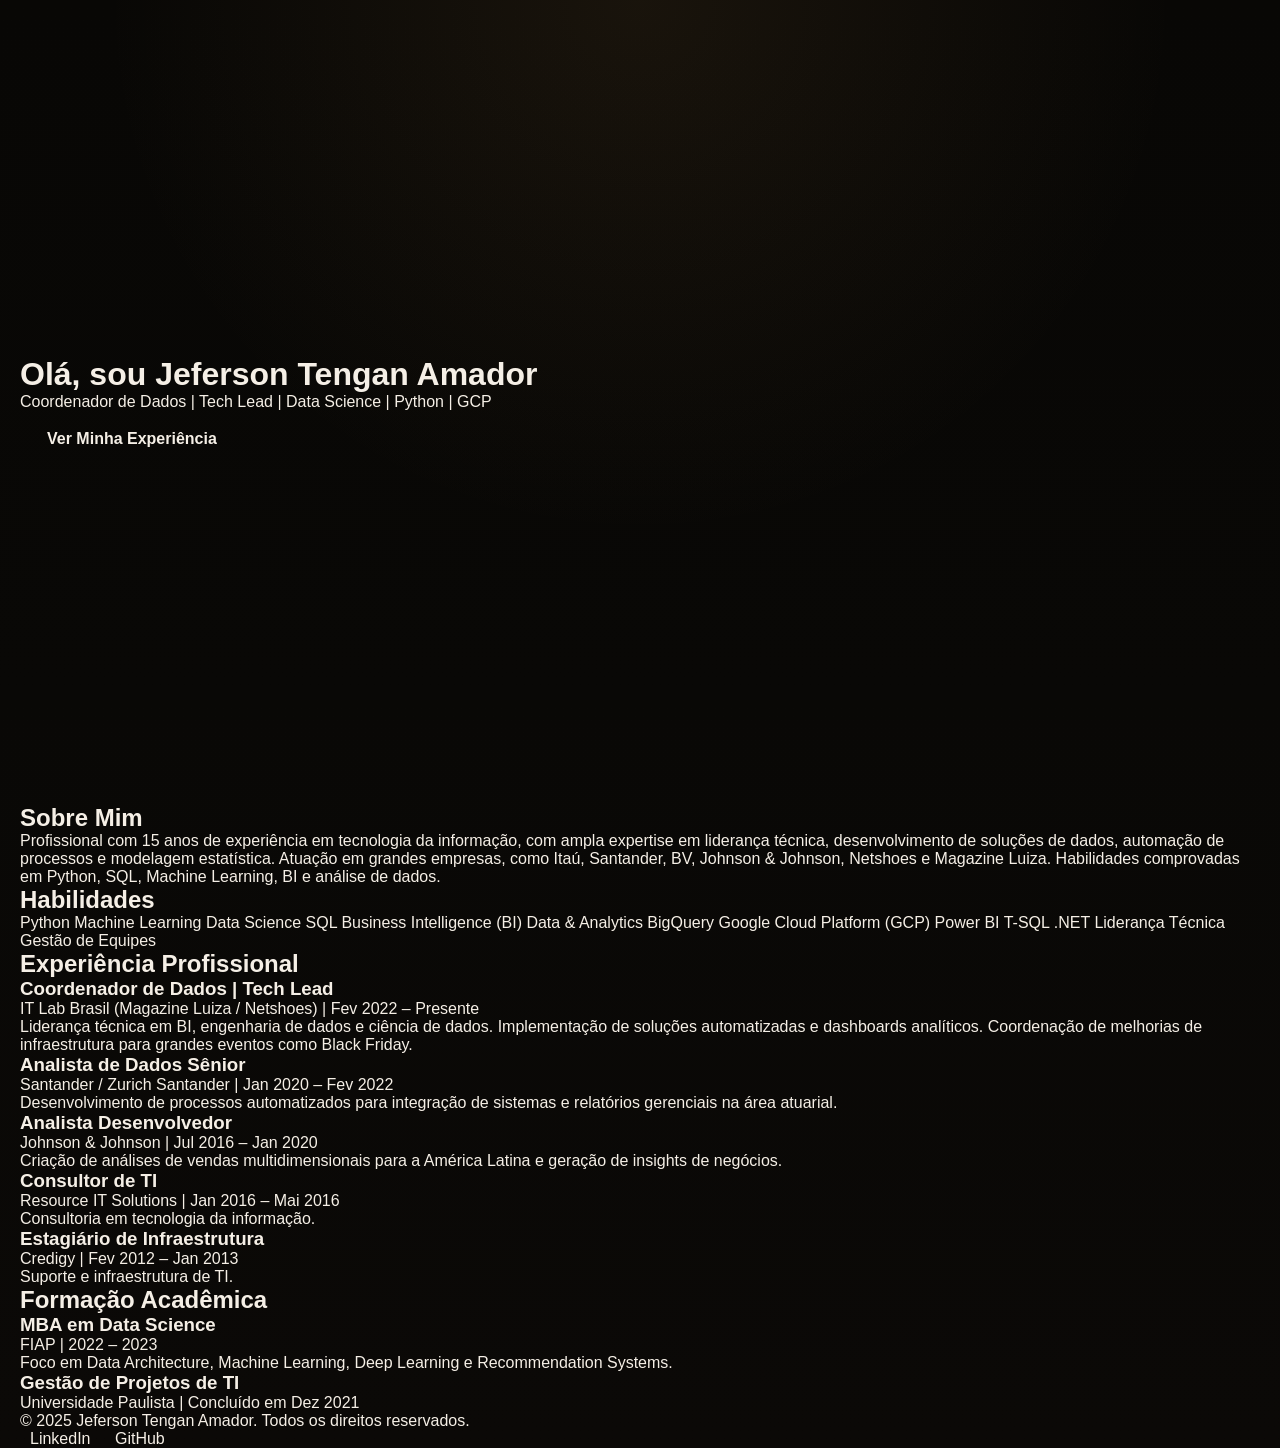
<file: index.html>
<!DOCTYPE html>
<html lang="pt-BR">

<head>
    <meta charset="UTF-8">
    <meta name="viewport" content="width=device-width, initial-scale=1.0">
    <title>Jeferson Tengan Amador | Portfolio</title>
    <meta name="description"
        content="Portfolio de Jeferson Tengan Amador - Coordenador de Dados e Tech Lead com experiência em Data Science e BI.">
    <link rel="icon" href="favicon.webp" type="image/webp">
    <link rel="stylesheet" href="styles.css">
</head>

<body>
    <div class="bg-gradient"></div>

    <header class="hero">
        <div class="container hero-content">
            <h1 class="highlight">Olá, sou Jeferson Tengan Amador</h1>
            <p class="tagline">Coordenador de Dados | Tech Lead | Data Science | Python | GCP</p>
            <a href="#experience" class="btn">Ver Minha Experiência</a>
        </div>
    </header>

    <main>
        <section id="about">
            <div class="container">
                <h2>Sobre Mim</h2>
                <div class="card">
                    <p>Profissional com 15 anos de experiência em tecnologia da informação, com ampla expertise em
                        liderança técnica, desenvolvimento de soluções de dados, automação de processos e modelagem
                        estatística. Atuação em grandes empresas, como Itaú, Santander, BV, Johnson & Johnson, Netshoes
                        e Magazine Luiza. Habilidades comprovadas em Python, SQL, Machine Learning, BI e análise de
                        dados.</p>
                </div>
            </div>
        </section>

        <section id="skills">
            <div class="container">
                <h2>Habilidades</h2>
                <div class="skills-container">
                    <span class="skill-tag">Python</span>
                    <span class="skill-tag">Machine Learning</span>
                    <span class="skill-tag">Data Science</span>
                    <span class="skill-tag">SQL</span>
                    <span class="skill-tag">Business Intelligence (BI)</span>
                    <span class="skill-tag">Data & Analytics</span>
                    <span class="skill-tag">BigQuery</span>
                    <span class="skill-tag">Google Cloud Platform (GCP)</span>
                    <span class="skill-tag">Power BI</span>
                    <span class="skill-tag">T-SQL</span>
                    <span class="skill-tag">.NET</span>
                    <span class="skill-tag">Liderança Técnica</span>
                    <span class="skill-tag">Gestão de Equipes</span>
                </div>
            </div>
        </section>

        <section id="experience">
            <div class="container">
                <h2>Experiência Profissional</h2>
                <div class="timeline">
                    <div class="timeline-item left">
                        <div class="timeline-content">
                            <h3>Coordenador de Dados | Tech Lead</h3>
                            <span class="card-subtitle">IT Lab Brasil (Magazine Luiza / Netshoes) | Fev 2022 –
                                Presente</span>
                            <p>Liderança técnica em BI, engenharia de dados e ciência de dados. Implementação de
                                soluções automatizadas e dashboards analíticos. Coordenação de melhorias de
                                infraestrutura para grandes eventos como Black Friday.</p>
                        </div>
                    </div>
                    <div class="timeline-item right">
                        <div class="timeline-content">
                            <h3>Analista de Dados Sênior</h3>
                            <span class="card-subtitle">Santander / Zurich Santander | Jan 2020 – Fev 2022</span>
                            <p>Desenvolvimento de processos automatizados para integração de sistemas e relatórios
                                gerenciais na área atuarial.</p>
                        </div>
                    </div>
                    <div class="timeline-item left">
                        <div class="timeline-content">
                            <h3>Analista Desenvolvedor</h3>
                            <span class="card-subtitle">Johnson & Johnson | Jul 2016 – Jan 2020</span>
                            <p>Criação de análises de vendas multidimensionais para a América Latina e geração de
                                insights de negócios.</p>
                        </div>
                    </div>
                    <div class="timeline-item right">
                        <div class="timeline-content">
                            <h3>Consultor de TI</h3>
                            <span class="card-subtitle">Resource IT Solutions | Jan 2016 – Mai 2016</span>
                            <p>Consultoria em tecnologia da informação.</p>
                        </div>
                    </div>
                    <div class="timeline-item left">
                        <div class="timeline-content">
                            <h3>Estagiário de Infraestrutura</h3>
                            <span class="card-subtitle">Credigy | Fev 2012 – Jan 2013</span>
                            <p>Suporte e infraestrutura de TI.</p>
                        </div>
                    </div>
                </div>
            </div>
        </section>

        <section id="education">
            <div class="container">
                <h2>Formação Acadêmica</h2>
                <div class="grid">
                    <div class="card">
                        <h3>MBA em Data Science</h3>
                        <span class="card-subtitle">FIAP | 2022 – 2023</span>
                        <p>Foco em Data Architecture, Machine Learning, Deep Learning e Recommendation Systems.</p>
                    </div>
                    <div class="card">
                        <h3>Gestão de Projetos de TI</h3>
                        <span class="card-subtitle">Universidade Paulista | Concluído em Dez 2021</span>
                    </div>
                </div>
            </div>
        </section>
    </main>

    <footer>
        <div class="container">
            <p>&copy; 2025 Jeferson Tengan Amador. Todos os direitos reservados.</p>
            <p>
                <a href="https://www.linkedin.com/in/jefersontengan/" target="_blank"
                    style="color: var(--accent-color); text-decoration: none; margin: 0 10px;">LinkedIn</a>
                <a href="https://github.com/jeferson-github" target="_blank"
                    style="color: var(--accent-color); text-decoration: none; margin: 0 10px;">GitHub</a>
            </p>
        </div>
    </footer>
</body>

</html>
</file>
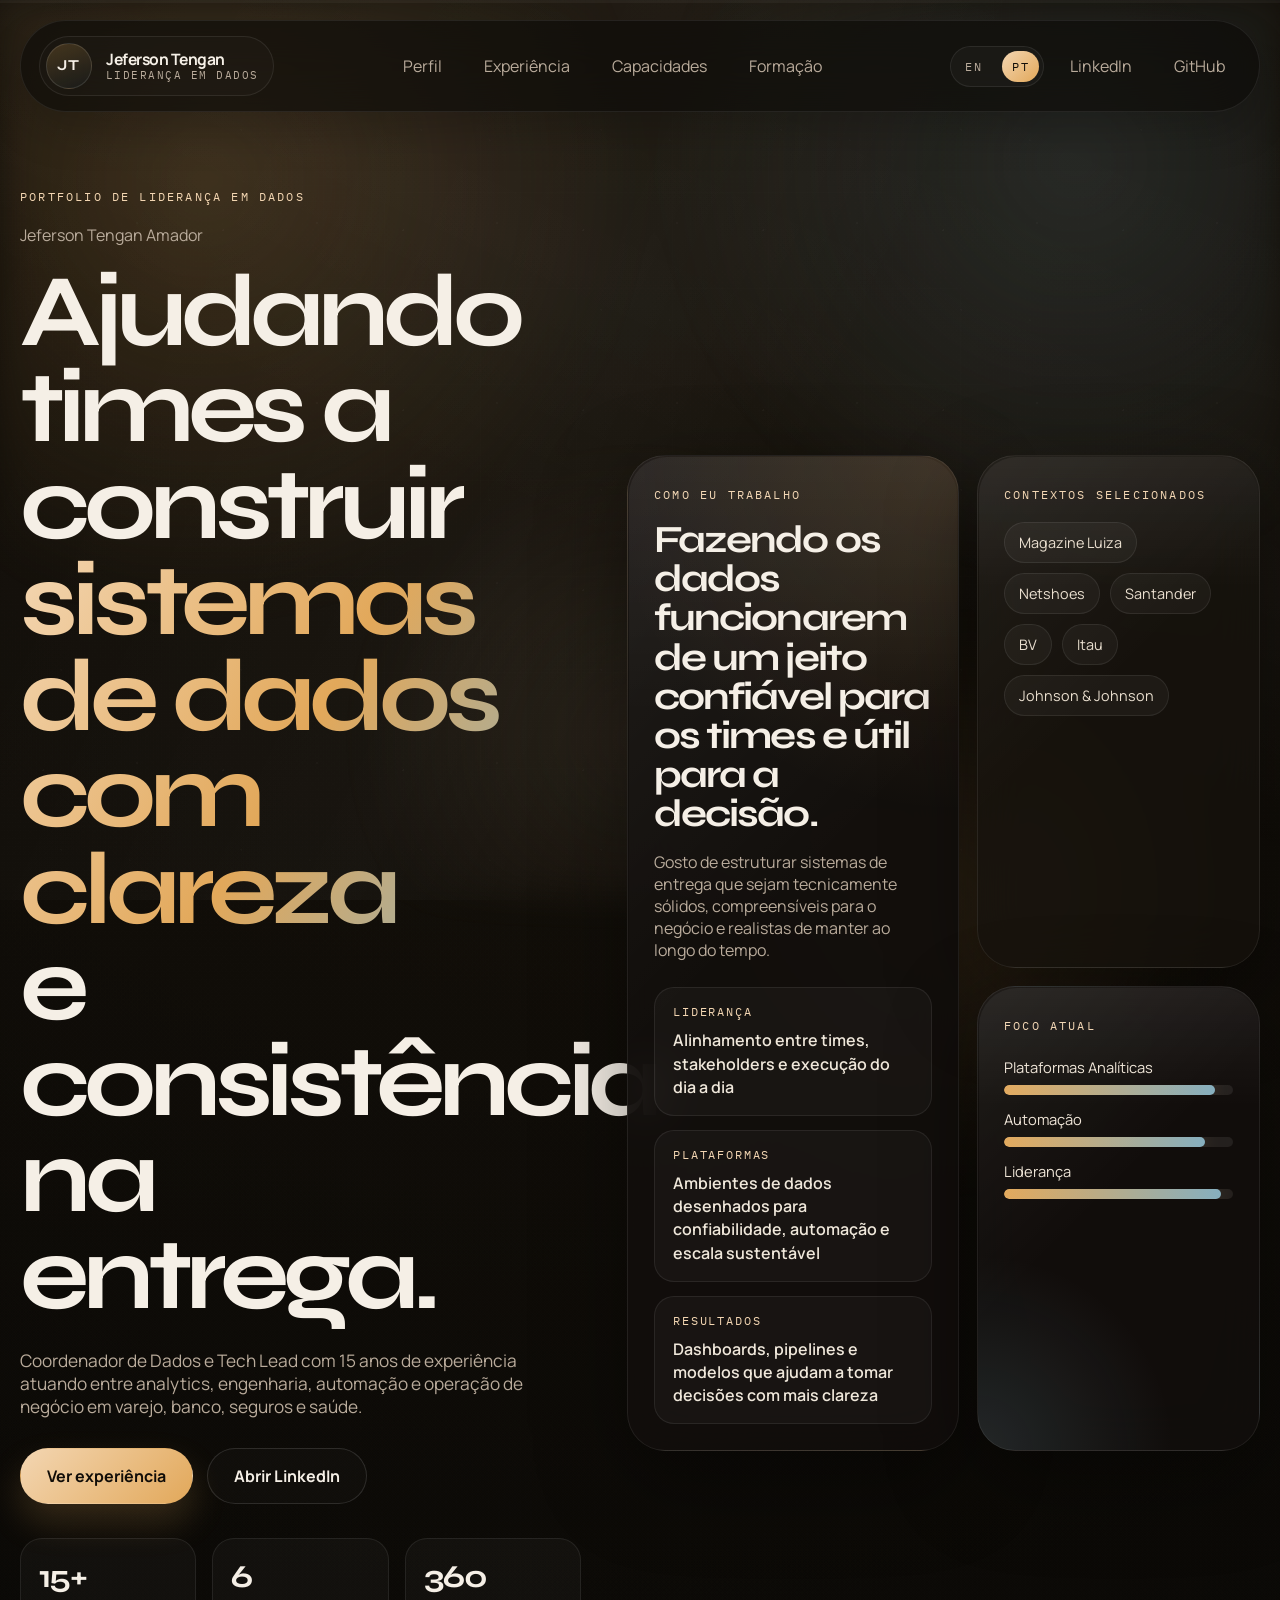
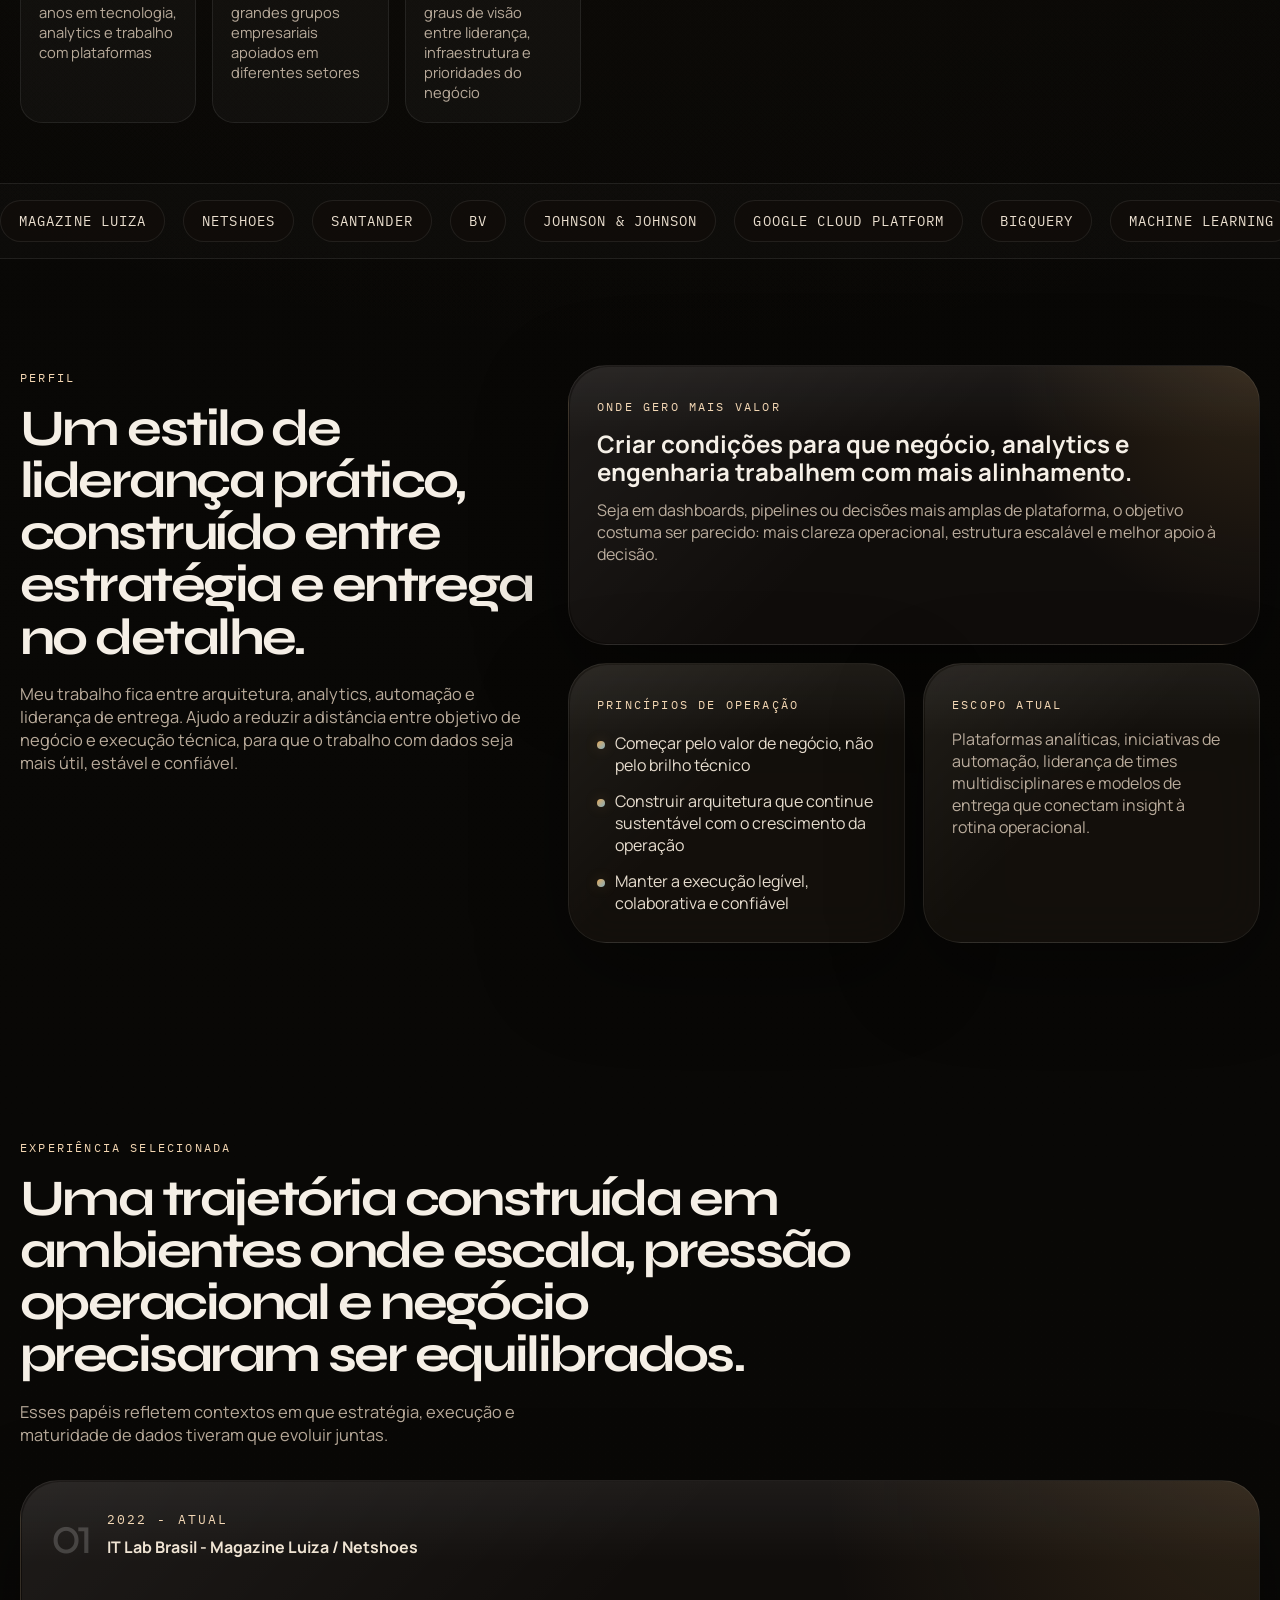
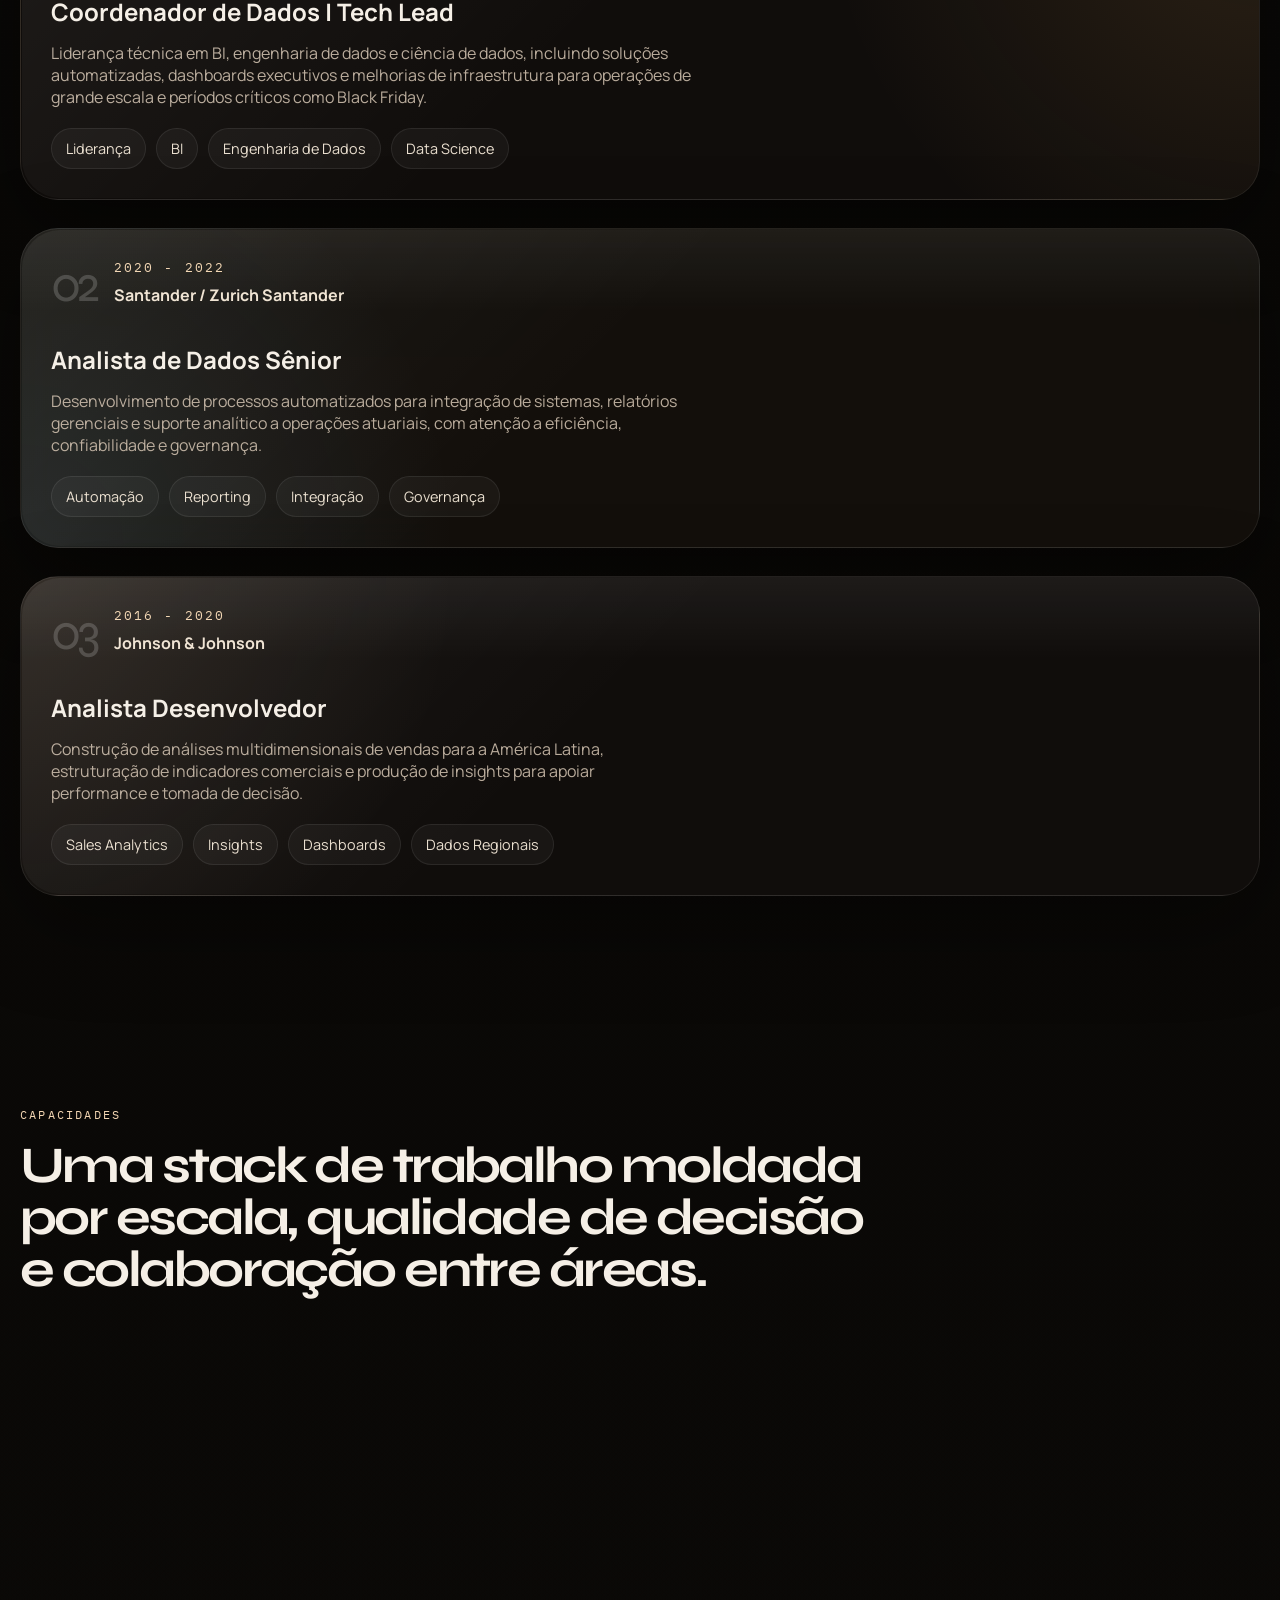
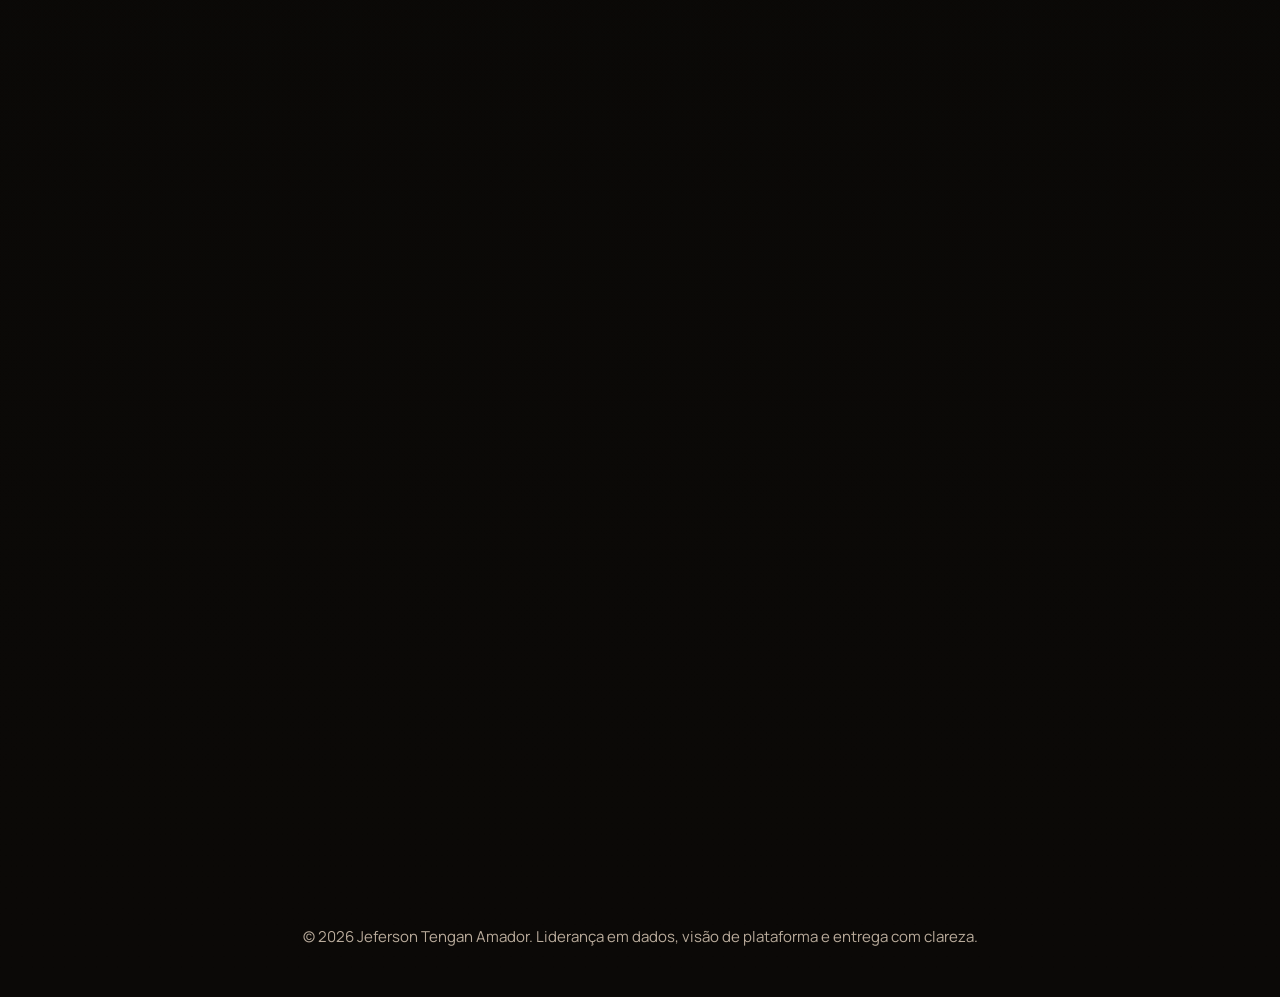
<file: index-pt.html>
<!DOCTYPE html>
<html lang="pt-BR">

<head>
    <meta charset="UTF-8">
    <meta name="viewport" content="width=device-width, initial-scale=1.0">
    <title>Jeferson Tengan Amador | Portfolio de Liderança em Dados</title>
    <meta name="description"
        content="Portfolio de Jeferson Tengan Amador, coordenador de dados e tech lead com foco em plataformas analíticas, automação e uso prático de dados no negócio.">
    <link rel="preconnect" href="https://fonts.googleapis.com">
    <link rel="preconnect" href="https://fonts.gstatic.com" crossorigin>
    <link
        href="https://fonts.googleapis.com/css2?family=IBM+Plex+Mono:wght@400;500&family=Manrope:wght@400;500;600;700;800&family=Syne:wght@500;600;700;800&display=swap"
        rel="stylesheet">
    <link rel="icon" href="favicon.webp" type="image/webp">
    <link rel="stylesheet" href="styles.css">
    <script src="script.js" defer></script>
</head>

<body>
    <div class="page-shell">
        <div class="page-progress" aria-hidden="true"></div>
        <div class="bg-layer bg-radial" aria-hidden="true"></div>
        <div class="bg-layer bg-grid" aria-hidden="true"></div>
        <div class="bg-layer bg-noise" aria-hidden="true"></div>
        <div class="bg-layer bg-lines" aria-hidden="true"></div>

        <header class="topbar container">
            <a class="brand-mark" href="#top" aria-label="Voltar ao topo">
                <span class="brand-mark__seal">JT</span>
                <span class="brand-mark__text">
                    <strong>Jeferson Tengan</strong>
                    <small>Liderança em Dados</small>
                </span>
            </a>

            <nav class="topnav" aria-label="Principal">
                <a href="#about">Perfil</a>
                <a href="#experience">Experiência</a>
                <a href="#skills">Capacidades</a>
                <a href="#education">Formação</a>
            </nav>

            <div class="topbar-tools">
                <div class="language-switcher" aria-label="Seletor de idioma">
                    <a href="index.html" class="lang-link">EN</a>
                    <a href="index-pt.html" class="lang-link active" aria-current="page">PT</a>
                </div>

                <div class="topbar-links">
                    <a class="topbar-link" href="https://www.linkedin.com/in/jefersontengan/" target="_blank"
                        rel="noopener noreferrer">LinkedIn</a>
                    <a class="topbar-link" href="https://github.com/jeff-tengan" target="_blank"
                        rel="noopener noreferrer">GitHub</a>
                </div>
            </div>
        </header>

        <main id="top">
            <section class="hero container">
                <div class="hero-copy reveal">
                    <span class="section-tag">Portfolio de Liderança em Dados</span>
                    <p class="hero-name">Jeferson Tengan Amador</p>
                    <h1>
                        <span>Ajudando times a construir</span>
                        <span class="hero-accent">sistemas de dados com clareza</span>
                        <span>e consistência na entrega.</span>
                    </h1>
                    <p class="hero-text">
                        Coordenador de Dados e Tech Lead com 15 anos de experiência atuando entre analytics,
                        engenharia, automação e operação de negócio em varejo, banco, seguros e saúde.
                    </p>

                    <div class="hero-actions">
                        <a href="#experience" class="btn btn-primary">Ver experiência</a>
                        <a href="https://www.linkedin.com/in/jefersontengan/" class="btn btn-ghost" target="_blank"
                            rel="noopener noreferrer">Abrir LinkedIn</a>
                    </div>

                    <div class="hero-metrics">
                        <article>
                            <strong>15+</strong>
                            <span>anos em tecnologia, analytics e trabalho com plataformas</span>
                        </article>
                        <article>
                            <strong>6</strong>
                            <span>grandes grupos empresariais apoiados em diferentes setores</span>
                        </article>
                        <article>
                            <strong>360</strong>
                            <span>graus de visão entre liderança, infraestrutura e prioridades do negócio</span>
                        </article>
                    </div>
                </div>

                <div class="hero-stage reveal">
                    <div class="hero-stage__frame">
                        <article class="stage-panel stage-panel--primary">
                            <span class="panel-kicker">Como Eu Trabalho</span>
                            <h2>Fazendo os dados funcionarem de um jeito confiável para os times e útil para a decisão.</h2>
                            <p>
                                Gosto de estruturar sistemas de entrega que sejam tecnicamente sólidos, compreensíveis
                                para o negócio e realistas de manter ao longo do tempo.
                            </p>

                            <div class="signal-grid">
                                <div class="signal-card">
                                    <span>Liderança</span>
                                    <strong>Alinhamento entre times, stakeholders e execução do dia a dia</strong>
                                </div>
                                <div class="signal-card">
                                    <span>Plataformas</span>
                                    <strong>Ambientes de dados desenhados para confiabilidade, automação e escala sustentável</strong>
                                </div>
                                <div class="signal-card">
                                    <span>Resultados</span>
                                    <strong>Dashboards, pipelines e modelos que ajudam a tomar decisões com mais clareza</strong>
                                </div>
                            </div>
                        </article>

                        <article class="stage-panel stage-panel--secondary">
                            <span class="panel-kicker">Contextos Selecionados</span>
                            <div class="company-cloud">
                                <span>Magazine Luiza</span>
                                <span>Netshoes</span>
                                <span>Santander</span>
                                <span>BV</span>
                                <span>Itau</span>
                                <span>Johnson &amp; Johnson</span>
                            </div>
                        </article>

                        <article class="stage-panel stage-panel--accent">
                            <span class="panel-kicker">Foco Atual</span>
                            <div class="focus-rail">
                                <div class="focus-row">
                                    <span>Plataformas Analíticas</span>
                                    <div><i style="width: 92%"></i></div>
                                </div>
                                <div class="focus-row">
                                    <span>Automação</span>
                                    <div><i style="width: 88%"></i></div>
                                </div>
                                <div class="focus-row">
                                    <span>Liderança</span>
                                    <div><i style="width: 95%"></i></div>
                                </div>
                            </div>
                        </article>
                    </div>
                </div>
            </section>

            <section class="cred-strip" aria-label="Empresas selecionadas">
                <div class="cred-marquee">
                    <div class="cred-marquee__track">
                        <span>Magazine Luiza</span>
                        <span>Netshoes</span>
                        <span>Santander</span>
                        <span>BV</span>
                        <span>Johnson &amp; Johnson</span>
                        <span>Google Cloud Platform</span>
                        <span>BigQuery</span>
                        <span>Machine Learning</span>
                        <span>Power BI</span>
                        <span>Magazine Luiza</span>
                        <span>Netshoes</span>
                        <span>Santander</span>
                        <span>BV</span>
                        <span>Johnson &amp; Johnson</span>
                        <span>Google Cloud Platform</span>
                        <span>BigQuery</span>
                        <span>Machine Learning</span>
                        <span>Power BI</span>
                    </div>
                </div>
            </section>

            <section id="about" class="section section-manifesto">
                <div class="container manifesto-grid">
                    <div class="manifesto-copy reveal">
                        <span class="section-tag">Perfil</span>
                        <h2>Um estilo de liderança prático, construído entre estratégia e entrega no detalhe.</h2>
                        <p>
                            Meu trabalho fica entre arquitetura, analytics, automação e liderança de entrega. Ajudo a
                            reduzir a distância entre objetivo de negócio e execução técnica, para que o trabalho com
                            dados seja mais útil, estável e confiável.
                        </p>
                    </div>

                    <div class="manifesto-mosaic">
                        <article class="mosaic-card mosaic-card--wide reveal">
                            <span class="panel-kicker">Onde gero mais valor</span>
                            <h3>Criar condições para que negócio, analytics e engenharia trabalhem com mais alinhamento.</h3>
                            <p>
                                Seja em dashboards, pipelines ou decisões mais amplas de plataforma, o objetivo costuma
                                ser parecido: mais clareza operacional, estrutura escalável e melhor apoio à decisão.
                            </p>
                        </article>

                        <article class="mosaic-card reveal">
                            <span class="panel-kicker">Princípios de Operação</span>
                            <ul class="principle-list">
                                <li>Começar pelo valor de negócio, não pelo brilho técnico</li>
                                <li>Construir arquitetura que continue sustentável com o crescimento da operação</li>
                                <li>Manter a execução legível, colaborativa e confiável</li>
                            </ul>
                        </article>

                        <article class="mosaic-card reveal">
                            <span class="panel-kicker">Escopo Atual</span>
                            <p>
                                Plataformas analíticas, iniciativas de automação, liderança de times multidisciplinares
                                e modelos de entrega que conectam insight à rotina operacional.
                            </p>
                        </article>
                    </div>
                </div>
            </section>

            <section id="experience" class="section section-experience">
                <div class="container">
                    <div class="section-heading reveal">
                        <span class="section-tag">Experiência Selecionada</span>
                        <h2>Uma trajetória construída em ambientes onde escala, pressão operacional e negócio precisaram ser equilibrados.</h2>
                        <p>
                            Esses papéis refletem contextos em que estratégia, execução e maturidade de dados tiveram
                            que evoluir juntas.
                        </p>
                    </div>

                    <div class="experience-stack">
                        <article class="experience-card reveal" style="--card-index: 0;">
                            <div class="experience-header">
                                <span class="experience-index">01</span>
                                <div class="experience-meta">
                                    <span class="experience-period">2022 - Atual</span>
                                    <span class="experience-company">IT Lab Brasil - Magazine Luiza / Netshoes</span>
                                </div>
                            </div>

                            <div class="experience-body">
                                <h3>Coordenador de Dados | Tech Lead</h3>
                                <p>
                                    Liderança técnica em BI, engenharia de dados e ciência de dados, incluindo
                                    soluções automatizadas, dashboards executivos e melhorias de infraestrutura para
                                    operações de grande escala e períodos críticos como Black Friday.
                                </p>
                                <div class="experience-tags">
                                    <span>Liderança</span>
                                    <span>BI</span>
                                    <span>Engenharia de Dados</span>
                                    <span>Data Science</span>
                                </div>
                            </div>
                        </article>

                        <article class="experience-card reveal" style="--card-index: 1;">
                            <div class="experience-header">
                                <span class="experience-index">02</span>
                                <div class="experience-meta">
                                    <span class="experience-period">2020 - 2022</span>
                                    <span class="experience-company">Santander / Zurich Santander</span>
                                </div>
                            </div>

                            <div class="experience-body">
                                <h3>Analista de Dados Sênior</h3>
                                <p>
                                    Desenvolvimento de processos automatizados para integração de sistemas, relatórios
                                    gerenciais e suporte analítico a operações atuariais, com atenção a eficiência,
                                    confiabilidade e governança.
                                </p>
                                <div class="experience-tags">
                                    <span>Automação</span>
                                    <span>Reporting</span>
                                    <span>Integração</span>
                                    <span>Governança</span>
                                </div>
                            </div>
                        </article>

                        <article class="experience-card reveal" style="--card-index: 2;">
                            <div class="experience-header">
                                <span class="experience-index">03</span>
                                <div class="experience-meta">
                                    <span class="experience-period">2016 - 2020</span>
                                    <span class="experience-company">Johnson &amp; Johnson</span>
                                </div>
                            </div>

                            <div class="experience-body">
                                <h3>Analista Desenvolvedor</h3>
                                <p>
                                    Construção de análises multidimensionais de vendas para a América Latina,
                                    estruturação de indicadores comerciais e produção de insights para apoiar
                                    performance e tomada de decisão.
                                </p>
                                <div class="experience-tags">
                                    <span>Sales Analytics</span>
                                    <span>Insights</span>
                                    <span>Dashboards</span>
                                    <span>Dados Regionais</span>
                                </div>
                            </div>
                        </article>
                    </div>
                </div>
            </section>

            <section id="skills" class="section section-capabilities">
                <div class="container">
                    <div class="section-heading reveal">
                        <span class="section-tag">Capacidades</span>
                        <h2>Uma stack de trabalho moldada por escala, qualidade de decisão e colaboração entre áreas.</h2>
                    </div>

                    <div class="capability-grid">
                        <article class="capability-card capability-card--wide reveal">
                            <span class="panel-kicker">Data &amp; AI</span>
                            <h3>Analytics, machine learning, modelagem estatística e produtos de dados usados para apoiar decisões práticas.</h3>
                            <div class="tag-cloud">
                                <span>Python</span>
                                <span>Machine Learning</span>
                                <span>Data Science</span>
                                <span>Modelagem Estatística</span>
                                <span>Recommendation Systems</span>
                            </div>
                        </article>

                        <article class="capability-card reveal">
                            <span class="panel-kicker">Plataforma</span>
                            <h3>Fundações confiáveis para operação analítica e crescimento técnico.</h3>
                            <div class="tag-cloud">
                                <span>SQL</span>
                                <span>T-SQL</span>
                                <span>BigQuery</span>
                                <span>Google Cloud Platform</span>
                                <span>.NET</span>
                            </div>
                        </article>

                        <article class="capability-card reveal">
                            <span class="panel-kicker">Liderança</span>
                            <h3>Coordenação técnica com atenção a clareza, ritmo e contexto de negócio.</h3>
                            <div class="tag-cloud">
                                <span>Liderança Técnica</span>
                                <span>Gestão de Times</span>
                                <span>Roadmaps</span>
                                <span>Business Intelligence</span>
                                <span>Estratégia de Dados</span>
                            </div>
                        </article>
                    </div>
                </div>
            </section>

            <section id="education" class="section section-closing">
                <div class="container closing-grid">
                    <article class="closing-panel reveal">
                        <span class="section-tag">Formação</span>
                        <div class="education-list">
                            <div class="education-item">
                                <span>MBA em Data Science</span>
                                <strong>FIAP - 2022 - 2023</strong>
                                <p>Foco em arquitetura de dados, machine learning, deep learning e recommendation systems.</p>
                            </div>

                            <div class="education-item">
                                <span>Gestão de Projetos de TI</span>
                                <strong>Universidade Paulista - Conclusão em 2021</strong>
                                <p>Base operacional e de planejamento para transformar complexidade em entrega confiável.</p>
                            </div>
                        </div>
                    </article>

                    <article class="closing-panel closing-panel--cta reveal">
                        <span class="section-tag">Contato</span>
                        <h2>Se você precisa estruturar o trabalho com dados de forma mais clara e consistente, vamos conversar.</h2>
                        <p>
                            Gosto de projetos em que qualidade técnica, entendimento do negócio e execução tranquila
                            importam na mesma medida.
                        </p>
                        <div class="hero-actions">
                            <a href="https://www.linkedin.com/in/jefersontengan/" class="btn btn-primary" target="_blank"
                                rel="noopener noreferrer">LinkedIn</a>
                            <a href="https://github.com/jeff-tengan" class="btn btn-ghost" target="_blank"
                                rel="noopener noreferrer">GitHub</a>
                        </div>
                    </article>
                </div>
            </section>
        </main>

        <footer class="footer container">
            <p>&copy; 2026 Jeferson Tengan Amador. Liderança em dados, visão de plataforma e entrega com clareza.</p>
        </footer>
    </div>
</body>

</html>
</file>
<file: styles.css>
:root {
    --bg: #090806;
    --bg-soft: #14110d;
    --surface: rgba(22, 18, 14, 0.78);
    --surface-strong: rgba(18, 15, 12, 0.92);
    --surface-soft: rgba(255, 255, 255, 0.04);
    --text: #f5efe6;
    --muted: #b9ab9b;
    --line: rgba(226, 168, 90, 0.18);
    --line-strong: rgba(226, 168, 90, 0.34);
    --accent: #e2a85a;
    --accent-soft: #86afbf;
    --accent-pale: #f3d6b2;
    --shadow: 0 28px 90px rgba(0, 0, 0, 0.38);
    --radius-xl: 38px;
    --radius-lg: 28px;
    --radius-md: 20px;
    --radius-sm: 14px;
    --container: 1240px;
    --scroll-progress: 0;
}

* {
    box-sizing: border-box;
    margin: 0;
    padding: 0;
}

html {
    scroll-behavior: smooth;
}

body {
    min-height: 100vh;
    overflow-x: hidden;
    font-family: "Manrope", sans-serif;
    color: var(--text);
    background:
        radial-gradient(circle at top, rgba(226, 168, 90, 0.08), transparent 34%),
        linear-gradient(180deg, #080705 0%, #090806 48%, #0b0907 100%);
}

a {
    color: inherit;
    text-decoration: none;
}

img {
    display: block;
    max-width: 100%;
}

button,
a {
    -webkit-tap-highlight-color: transparent;
}

.page-shell {
    position: relative;
    isolation: isolate;
}

.page-progress {
    position: fixed;
    inset: 0 0 auto;
    z-index: 30;
    height: 3px;
    background: rgba(255, 255, 255, 0.04);
}

.page-progress::after {
    content: "";
    position: absolute;
    inset: 0;
    background: linear-gradient(90deg, var(--accent), var(--accent-soft));
    transform: scaleX(var(--scroll-progress));
    transform-origin: left center;
}

.bg-layer {
    position: fixed;
    inset: 0;
    pointer-events: none;
    z-index: -3;
}

.bg-radial {
    background:
        radial-gradient(circle at 16% 20%, rgba(226, 168, 90, 0.18), transparent 34%),
        radial-gradient(circle at 84% 18%, rgba(134, 175, 191, 0.15), transparent 32%),
        radial-gradient(circle at 50% 82%, rgba(243, 214, 178, 0.09), transparent 30%);
    filter: blur(18px);
}

.bg-grid {
    opacity: 0.22;
    background-image:
        linear-gradient(rgba(255, 255, 255, 0.04) 1px, transparent 1px),
        linear-gradient(90deg, rgba(255, 255, 255, 0.04) 1px, transparent 1px);
    background-size: 96px 96px;
    mask-image: radial-gradient(circle at center, black 38%, transparent 88%);
    -webkit-mask-image: radial-gradient(circle at center, black 38%, transparent 88%);
}

.bg-noise {
    opacity: 0.09;
    background-image:
        radial-gradient(circle at 24% 28%, rgba(255, 255, 255, 0.34) 0 1px, transparent 1px),
        radial-gradient(circle at 76% 24%, rgba(255, 255, 255, 0.26) 0 1px, transparent 1px),
        radial-gradient(circle at 34% 72%, rgba(255, 255, 255, 0.22) 0 1px, transparent 1px),
        radial-gradient(circle at 72% 78%, rgba(255, 255, 255, 0.18) 0 1px, transparent 1px);
    background-size: 180px 180px;
}

.bg-lines {
    background:
        linear-gradient(115deg, transparent 0%, rgba(255, 255, 255, 0.03) 45%, transparent 60%),
        linear-gradient(205deg, transparent 0%, rgba(255, 255, 255, 0.025) 40%, transparent 58%);
}

.container {
    width: min(calc(100% - 40px), var(--container));
    margin: 0 auto;
}

.topbar {
    position: sticky;
    top: 20px;
    z-index: 25;
    display: flex;
    align-items: center;
    justify-content: space-between;
    gap: 18px;
    margin-top: 18px;
    padding: 15px 18px;
    border: 1px solid rgba(255, 255, 255, 0.08);
    border-radius: 999px;
    background: rgba(13, 11, 8, 0.66);
    backdrop-filter: blur(22px);
    -webkit-backdrop-filter: blur(22px);
    box-shadow: 0 20px 40px rgba(0, 0, 0, 0.18);
}

.brand-mark {
    display: inline-flex;
    align-items: center;
    gap: 14px;
    flex: 0 0 auto;
    min-width: max-content;
    padding: 6px 14px 6px 6px;
    border-radius: 999px;
    border: 1px solid rgba(255, 255, 255, 0.08);
    background: rgba(255, 255, 255, 0.02);
    color: var(--text);
}

.brand-mark__seal {
    display: inline-flex;
    align-items: center;
    justify-content: center;
    width: 46px;
    height: 46px;
    border-radius: 50%;
    border: 1px solid rgba(255, 255, 255, 0.12);
    background:
        linear-gradient(160deg, rgba(226, 168, 90, 0.26), rgba(134, 175, 191, 0.08)),
        rgba(15, 13, 10, 0.86);
    font-family: "Syne", sans-serif;
    font-size: 0.95rem;
    font-weight: 700;
    line-height: 1;
    letter-spacing: 0.08em;
    flex: 0 0 auto;
}

.brand-mark__text {
    display: grid;
    gap: 2px;
    line-height: 1;
}

.brand-mark__text strong {
    display: block;
    font-size: 0.98rem;
    font-weight: 700;
    letter-spacing: -0.03em;
}

.brand-mark__text small {
    display: block;
    color: var(--muted);
    font-family: "IBM Plex Mono", monospace;
    font-size: 0.66rem;
    letter-spacing: 0.14em;
    text-transform: uppercase;
}

.topnav,
.topbar-links,
.topbar-tools,
.language-switcher {
    display: flex;
    align-items: center;
    gap: 10px;
}

.topnav {
    flex: 1 1 auto;
    justify-content: center;
}

.topbar-tools {
    flex: 0 0 auto;
}

.topbar-links {
    flex: 0 0 auto;
}

.language-switcher {
    padding: 4px;
    border: 1px solid rgba(255, 255, 255, 0.08);
    border-radius: 999px;
    background: rgba(255, 255, 255, 0.03);
}

.lang-link {
    padding: 8px 10px;
    border-radius: 999px;
    color: var(--muted);
    font-family: "IBM Plex Mono", monospace;
    font-size: 0.72rem;
    letter-spacing: 0.12em;
    text-transform: uppercase;
    transition: color 0.25s ease, background-color 0.25s ease;
}

.lang-link:hover {
    color: var(--text);
}

.lang-link.active {
    color: #110d08;
    background: linear-gradient(135deg, var(--accent-pale), var(--accent));
}

.topnav a,
.topbar-link {
    position: relative;
    padding: 10px 16px;
    border-radius: 999px;
    color: var(--muted);
    transition: color 0.25s ease, background-color 0.25s ease, transform 0.25s ease;
}

.topnav a::after {
    content: "";
    position: absolute;
    inset: auto 16px 8px;
    height: 1px;
    background: linear-gradient(90deg, transparent, var(--accent), transparent);
    transform: scaleX(0);
    transform-origin: center;
    transition: transform 0.25s ease;
}

.topnav a:hover,
.topbar-link:hover {
    color: var(--text);
    background: rgba(255, 255, 255, 0.04);
}

.topnav a.is-active {
    color: var(--accent-pale);
    background: transparent;
}

.topnav a:hover::after {
    transform: scaleX(1);
}

.topnav a.is-active::after {
    transform: scaleX(0.75);
}

.hero {
    display: grid;
    grid-template-columns: minmax(0, 0.94fr) minmax(320px, 1.06fr);
    gap: 46px;
    align-items: center;
    min-height: calc(100vh - 96px);
    padding: 74px 0 56px;
}

.section-tag,
.panel-kicker {
    display: inline-flex;
    align-items: center;
    gap: 10px;
    font-family: "IBM Plex Mono", monospace;
    font-size: 0.76rem;
    text-transform: uppercase;
    letter-spacing: 0.18em;
    color: var(--accent-pale);
}

.hero-name {
    margin-top: 18px;
    color: var(--muted);
    font-size: 1rem;
}

.hero-copy h1 {
    margin-top: 18px;
    font-family: "Syne", sans-serif;
    font-size: clamp(4rem, 8vw, 7.6rem);
    line-height: 0.94;
    letter-spacing: -0.06em;
}

.hero-copy h1 span {
    display: block;
}

.hero-accent {
    color: transparent;
    background: linear-gradient(120deg, var(--accent-pale), var(--accent), var(--accent-soft));
    background-clip: text;
    -webkit-background-clip: text;
}

.hero-text,
.manifesto-copy p,
.section-heading p,
.experience-body p,
.mosaic-card p,
.closing-panel p,
.education-item p,
.footer {
    color: var(--muted);
}

.hero-text {
    max-width: 58ch;
    margin-top: 26px;
    font-size: 1.08rem;
}

.hero-actions {
    display: flex;
    flex-wrap: wrap;
    gap: 14px;
    margin-top: 30px;
}

.btn {
    position: relative;
    display: inline-flex;
    align-items: center;
    justify-content: center;
    min-height: 56px;
    padding: 0 26px;
    border-radius: 999px;
    border: 1px solid transparent;
    font-weight: 700;
    overflow: hidden;
    transition: transform 0.25s ease, box-shadow 0.25s ease, border-color 0.25s ease;
}

.btn::after {
    content: "";
    position: absolute;
    inset: 0;
    background: linear-gradient(120deg, transparent 18%, rgba(255, 255, 255, 0.26) 50%, transparent 80%);
    transform: translateX(-130%);
    transition: transform 0.8s ease;
}

.btn:hover::after {
    transform: translateX(130%);
}

.btn:hover {
    transform: translateY(-2px);
}

.btn-primary {
    background: linear-gradient(135deg, var(--accent-pale), var(--accent));
    color: #110d08;
    box-shadow: 0 18px 36px rgba(226, 168, 90, 0.2);
}

.btn-ghost {
    border-color: rgba(255, 255, 255, 0.12);
    background: rgba(255, 255, 255, 0.02);
    color: var(--text);
}

.hero-metrics {
    display: grid;
    grid-template-columns: repeat(3, minmax(0, 1fr));
    gap: 16px;
    margin-top: 34px;
}

.hero-metrics article {
    padding: 18px 18px 20px;
    border: 1px solid rgba(255, 255, 255, 0.08);
    border-radius: 22px;
    background: rgba(255, 255, 255, 0.03);
}

.hero-metrics strong {
    display: block;
    font-family: "Syne", sans-serif;
    font-size: 2rem;
    letter-spacing: -0.05em;
}

.hero-metrics span {
    display: block;
    margin-top: 6px;
    color: var(--muted);
    font-size: 0.92rem;
}

.hero-stage {
    position: relative;
    perspective: 1600px;
}

.hero-stage__frame {
    --stage-tilt-x: 0deg;
    --stage-tilt-y: 0deg;
    --glow-x: 50%;
    --glow-y: 50%;
    position: relative;
    display: grid;
    grid-template-columns: minmax(0, 1.08fr) minmax(240px, 0.92fr);
    gap: 18px;
    transform: perspective(1600px) rotateX(var(--stage-tilt-x)) rotateY(var(--stage-tilt-y));
    transform-style: preserve-3d;
    transition: transform 0.24s ease;
}

.hero-stage__frame::before {
    content: "";
    position: absolute;
    inset: -10% -8% auto;
    height: 110%;
    border-radius: 42px;
    background: radial-gradient(circle at var(--glow-x) var(--glow-y), rgba(226, 168, 90, 0.14), transparent 42%);
    filter: blur(28px);
    pointer-events: none;
}

.stage-panel,
.mosaic-card,
.experience-card,
.capability-card,
.closing-panel {
    position: relative;
    overflow: hidden;
    border: 1px solid rgba(255, 255, 255, 0.08);
    border-radius: var(--radius-xl);
    background:
        linear-gradient(180deg, rgba(255, 255, 255, 0.06), transparent 26%),
        var(--surface);
    box-shadow: var(--shadow);
    backdrop-filter: blur(24px);
    -webkit-backdrop-filter: blur(24px);
}

.stage-panel::before,
.mosaic-card::before,
.experience-card::before,
.capability-card::before,
.closing-panel::before {
    content: "";
    position: absolute;
    inset: 1px;
    border-radius: inherit;
    background: linear-gradient(135deg, rgba(255, 255, 255, 0.06), transparent 46%);
    pointer-events: none;
}

.stage-panel {
    padding: 26px;
}

.stage-panel--primary {
    min-height: 500px;
    grid-row: span 2;
    background:
        radial-gradient(circle at top right, rgba(226, 168, 90, 0.15), transparent 34%),
        linear-gradient(180deg, rgba(255, 255, 255, 0.06), transparent 26%),
        var(--surface-strong);
}

.stage-panel--secondary,
.stage-panel--accent {
    min-height: 240px;
}

.stage-panel--accent {
    background:
        radial-gradient(circle at bottom left, rgba(134, 175, 191, 0.16), transparent 36%),
        linear-gradient(180deg, rgba(255, 255, 255, 0.06), transparent 26%),
        var(--surface-strong);
}

.stage-panel h2 {
    max-width: 11ch;
    margin-top: 16px;
    font-family: "Syne", sans-serif;
    font-size: clamp(2rem, 3vw, 3.2rem);
    line-height: 1.02;
    letter-spacing: -0.05em;
}

.stage-panel p {
    max-width: 54ch;
    margin-top: 18px;
    color: var(--muted);
}

.signal-grid {
    display: grid;
    gap: 14px;
    margin-top: 26px;
}

.signal-card {
    padding: 16px 18px;
    border-radius: var(--radius-md);
    border: 1px solid rgba(255, 255, 255, 0.08);
    background: rgba(255, 255, 255, 0.03);
}

.signal-card span {
    display: block;
    font-family: "IBM Plex Mono", monospace;
    font-size: 0.72rem;
    text-transform: uppercase;
    letter-spacing: 0.16em;
    color: var(--accent-pale);
}

.signal-card strong {
    display: block;
    margin-top: 10px;
    font-size: 1rem;
    line-height: 1.45;
    font-weight: 600;
    color: #efe7da;
}

.company-cloud {
    display: flex;
    flex-wrap: wrap;
    gap: 10px;
    margin-top: 18px;
}

.company-cloud span,
.tag-cloud span,
.experience-tags span {
    padding: 10px 14px;
    border-radius: 999px;
    border: 1px solid rgba(255, 255, 255, 0.08);
    background: rgba(255, 255, 255, 0.04);
    color: #eadfcf;
    font-size: 0.9rem;
}

.focus-rail {
    display: grid;
    gap: 14px;
    margin-top: 22px;
}

.focus-row {
    display: grid;
    gap: 8px;
}

.focus-row span {
    color: #efe5d7;
    font-size: 0.92rem;
}

.focus-row div {
    height: 10px;
    border-radius: 999px;
    background: rgba(255, 255, 255, 0.08);
    overflow: hidden;
}

.focus-row i {
    display: block;
    height: 100%;
    border-radius: inherit;
    background: linear-gradient(90deg, var(--accent), var(--accent-soft));
    box-shadow: 0 0 20px rgba(226, 168, 90, 0.2);
}

.cred-strip {
    padding: 4px 0 10px;
    overflow: hidden;
}

.cred-marquee {
    border-block: 1px solid rgba(255, 255, 255, 0.08);
    background: rgba(255, 255, 255, 0.02);
}

.cred-marquee__track {
    display: flex;
    gap: 18px;
    width: max-content;
    padding: 16px 0;
    animation: marqueeMove 26s linear infinite;
}

.cred-marquee__track span {
    padding: 11px 18px;
    border-radius: 999px;
    border: 1px solid rgba(255, 255, 255, 0.08);
    background: rgba(17, 14, 10, 0.9);
    color: #ebdfcf;
    font-family: "IBM Plex Mono", monospace;
    font-size: 0.85rem;
    text-transform: uppercase;
    letter-spacing: 0.08em;
}

.section {
    padding: 96px 0;
    scroll-margin-top: 110px;
}

.manifesto-grid {
    display: grid;
    grid-template-columns: minmax(0, 0.86fr) minmax(0, 1.14fr);
    gap: 26px;
    align-items: start;
}

.manifesto-copy h2,
.section-heading h2,
.closing-panel--cta h2 {
    margin-top: 16px;
    font-family: "Syne", sans-serif;
    font-size: clamp(2.3rem, 4vw, 4rem);
    line-height: 1.02;
    letter-spacing: -0.05em;
}

.manifesto-copy p,
.section-heading p {
    max-width: 58ch;
    margin-top: 18px;
    font-size: 1.03rem;
}

.manifesto-mosaic {
    display: grid;
    grid-template-columns: repeat(2, minmax(0, 1fr));
    gap: 18px;
}

.mosaic-card,
.capability-card,
.closing-panel {
    padding: 28px;
}

.mosaic-card--wide {
    grid-column: span 2;
    min-height: 280px;
    background:
        radial-gradient(circle at right top, rgba(226, 168, 90, 0.14), transparent 34%),
        linear-gradient(180deg, rgba(255, 255, 255, 0.06), transparent 26%),
        var(--surface-strong);
}

.mosaic-card h3,
.capability-card h3,
.experience-body h3 {
    margin-top: 14px;
    font-size: 1.5rem;
    line-height: 1.16;
}

.mosaic-card p,
.capability-card p {
    margin-top: 14px;
}

.principle-list {
    display: grid;
    gap: 14px;
    margin-top: 18px;
    list-style: none;
}

.principle-list li {
    position: relative;
    padding-left: 18px;
    color: #e7ddcf;
}

.principle-list li::before {
    content: "";
    position: absolute;
    top: 0.55em;
    left: 0;
    width: 8px;
    height: 8px;
    border-radius: 50%;
    background: linear-gradient(135deg, var(--accent), var(--accent-soft));
    box-shadow: 0 0 14px rgba(226, 168, 90, 0.22);
}

.section-heading {
    max-width: 860px;
    margin-bottom: 34px;
}

.experience-stack {
    display: grid;
    gap: 28px;
}

.experience-card {
    position: sticky;
    top: calc(112px + (var(--card-index) * 24px));
    display: grid;
    gap: 22px;
    padding: 30px;
}

.experience-card:nth-child(1) {
    background:
        radial-gradient(circle at top right, rgba(226, 168, 90, 0.13), transparent 34%),
        linear-gradient(180deg, rgba(255, 255, 255, 0.06), transparent 26%),
        var(--surface-strong);
}

.experience-card:nth-child(2) {
    background:
        radial-gradient(circle at bottom left, rgba(134, 175, 191, 0.14), transparent 34%),
        linear-gradient(180deg, rgba(255, 255, 255, 0.06), transparent 26%),
        var(--surface);
}

.experience-card:nth-child(3) {
    background:
        radial-gradient(circle at top left, rgba(243, 214, 178, 0.11), transparent 34%),
        linear-gradient(180deg, rgba(255, 255, 255, 0.06), transparent 26%),
        var(--surface-strong);
}

.experience-header {
    display: flex;
    align-items: flex-start;
    gap: 18px;
}

.experience-index {
    flex: 0 0 auto;
    font-family: "Syne", sans-serif;
    font-size: clamp(2.6rem, 4vw, 4rem);
    line-height: 1;
    letter-spacing: -0.08em;
    color: rgba(255, 255, 255, 0.18);
}

.experience-meta {
    display: grid;
    gap: 8px;
}

.experience-period {
    font-family: "IBM Plex Mono", monospace;
    font-size: 0.82rem;
    text-transform: uppercase;
    letter-spacing: 0.16em;
    color: var(--accent-pale);
}

.experience-company {
    color: #efe3d2;
    font-weight: 700;
}

.experience-body p {
    max-width: 64ch;
    margin-top: 16px;
}

.experience-tags {
    display: flex;
    flex-wrap: wrap;
    gap: 10px;
    margin-top: 20px;
}

.section-capabilities {
    padding-top: 110px;
}

.capability-grid {
    display: grid;
    grid-template-columns: 1.1fr 0.9fr 0.9fr;
    gap: 18px;
}

.capability-card--wide {
    background:
        radial-gradient(circle at top right, rgba(226, 168, 90, 0.15), transparent 34%),
        linear-gradient(180deg, rgba(255, 255, 255, 0.06), transparent 26%),
        var(--surface-strong);
}

.tag-cloud {
    display: flex;
    flex-wrap: wrap;
    gap: 10px;
    margin-top: 20px;
}

.closing-grid {
    display: grid;
    grid-template-columns: minmax(0, 0.88fr) minmax(0, 1.12fr);
    gap: 20px;
}

.closing-panel--cta {
    background:
        radial-gradient(circle at top left, rgba(226, 168, 90, 0.16), transparent 34%),
        radial-gradient(circle at bottom right, rgba(134, 175, 191, 0.12), transparent 30%),
        linear-gradient(180deg, rgba(255, 255, 255, 0.06), transparent 26%),
        var(--surface-strong);
}

.education-list {
    display: grid;
    gap: 18px;
    margin-top: 22px;
}

.education-item {
    padding: 18px;
    border-radius: var(--radius-md);
    border: 1px solid rgba(255, 255, 255, 0.08);
    background: rgba(255, 255, 255, 0.03);
}

.education-item span {
    display: block;
    font-size: 1.1rem;
    font-weight: 700;
}

.education-item strong {
    display: block;
    margin-top: 6px;
    color: #ebdfcf;
    font-size: 0.94rem;
}

.education-item p {
    margin-top: 10px;
}

.footer {
    padding: 0 0 50px;
    font-size: 0.94rem;
    text-align: center;
}

.reveal {
    opacity: 0;
    transform: translateY(34px);
    transition: opacity 0.8s ease, transform 0.8s ease;
}

.reveal.is-visible {
    opacity: 1;
    transform: translateY(0);
}

.stage-panel:hover,
.mosaic-card:hover,
.experience-card:hover,
.capability-card:hover,
.closing-panel:hover {
    border-color: rgba(226, 168, 90, 0.18);
    box-shadow: 0 32px 96px rgba(0, 0, 0, 0.44);
}

@keyframes marqueeMove {
    from {
        transform: translateX(0);
    }
    to {
        transform: translateX(-50%);
    }
}

@media (max-width: 1180px) {
    .hero {
        grid-template-columns: 1fr;
        min-height: auto;
    }

    .hero-stage__frame,
    .manifesto-grid,
    .capability-grid,
    .closing-grid {
        grid-template-columns: 1fr;
    }

    .stage-panel--primary {
        min-height: auto;
        grid-row: auto;
    }

    .manifesto-mosaic {
        grid-template-columns: 1fr;
    }

    .mosaic-card--wide {
        grid-column: auto;
    }
}

@media (max-width: 920px) {
    .topbar {
        border-radius: 28px;
        padding: 16px;
    }

    .topnav {
        display: none;
    }

    .hero-metrics {
        grid-template-columns: 1fr;
    }

    .experience-card {
        position: relative;
        top: auto;
    }
}

@media (max-width: 680px) {
    .container {
        width: min(calc(100% - 28px), var(--container));
    }

    .topbar {
        flex-wrap: wrap;
        justify-content: space-between;
    }

    .topbar-tools {
        width: 100%;
        justify-content: space-between;
    }

    .brand-mark {
        padding-right: 12px;
    }

    .brand-mark__text strong {
        font-size: 0.9rem;
    }

    .brand-mark__text small {
        letter-spacing: 0.12em;
    }

    .topbar-links {
        justify-content: flex-end;
    }

    .hero {
        padding-top: 58px;
        padding-bottom: 42px;
    }

    .hero-copy h1 {
        font-size: clamp(3rem, 16vw, 4.8rem);
    }

    .hero-stage__frame,
    .signal-grid,
    .capability-grid,
    .closing-grid,
    .manifesto-mosaic {
        gap: 16px;
    }

    .stage-panel,
    .mosaic-card,
    .experience-card,
    .capability-card,
    .closing-panel {
        padding: 22px;
        border-radius: 24px;
    }

    .experience-header {
        flex-direction: column;
        gap: 14px;
    }

    .experience-index {
        font-size: 2.6rem;
    }
}

@media (prefers-reduced-motion: reduce) {
    html {
        scroll-behavior: auto;
    }

    *,
    *::before,
    *::after {
        animation: none !important;
        transition: none !important;
    }

    .reveal {
        opacity: 1;
        transform: none;
    }
}
</file>
